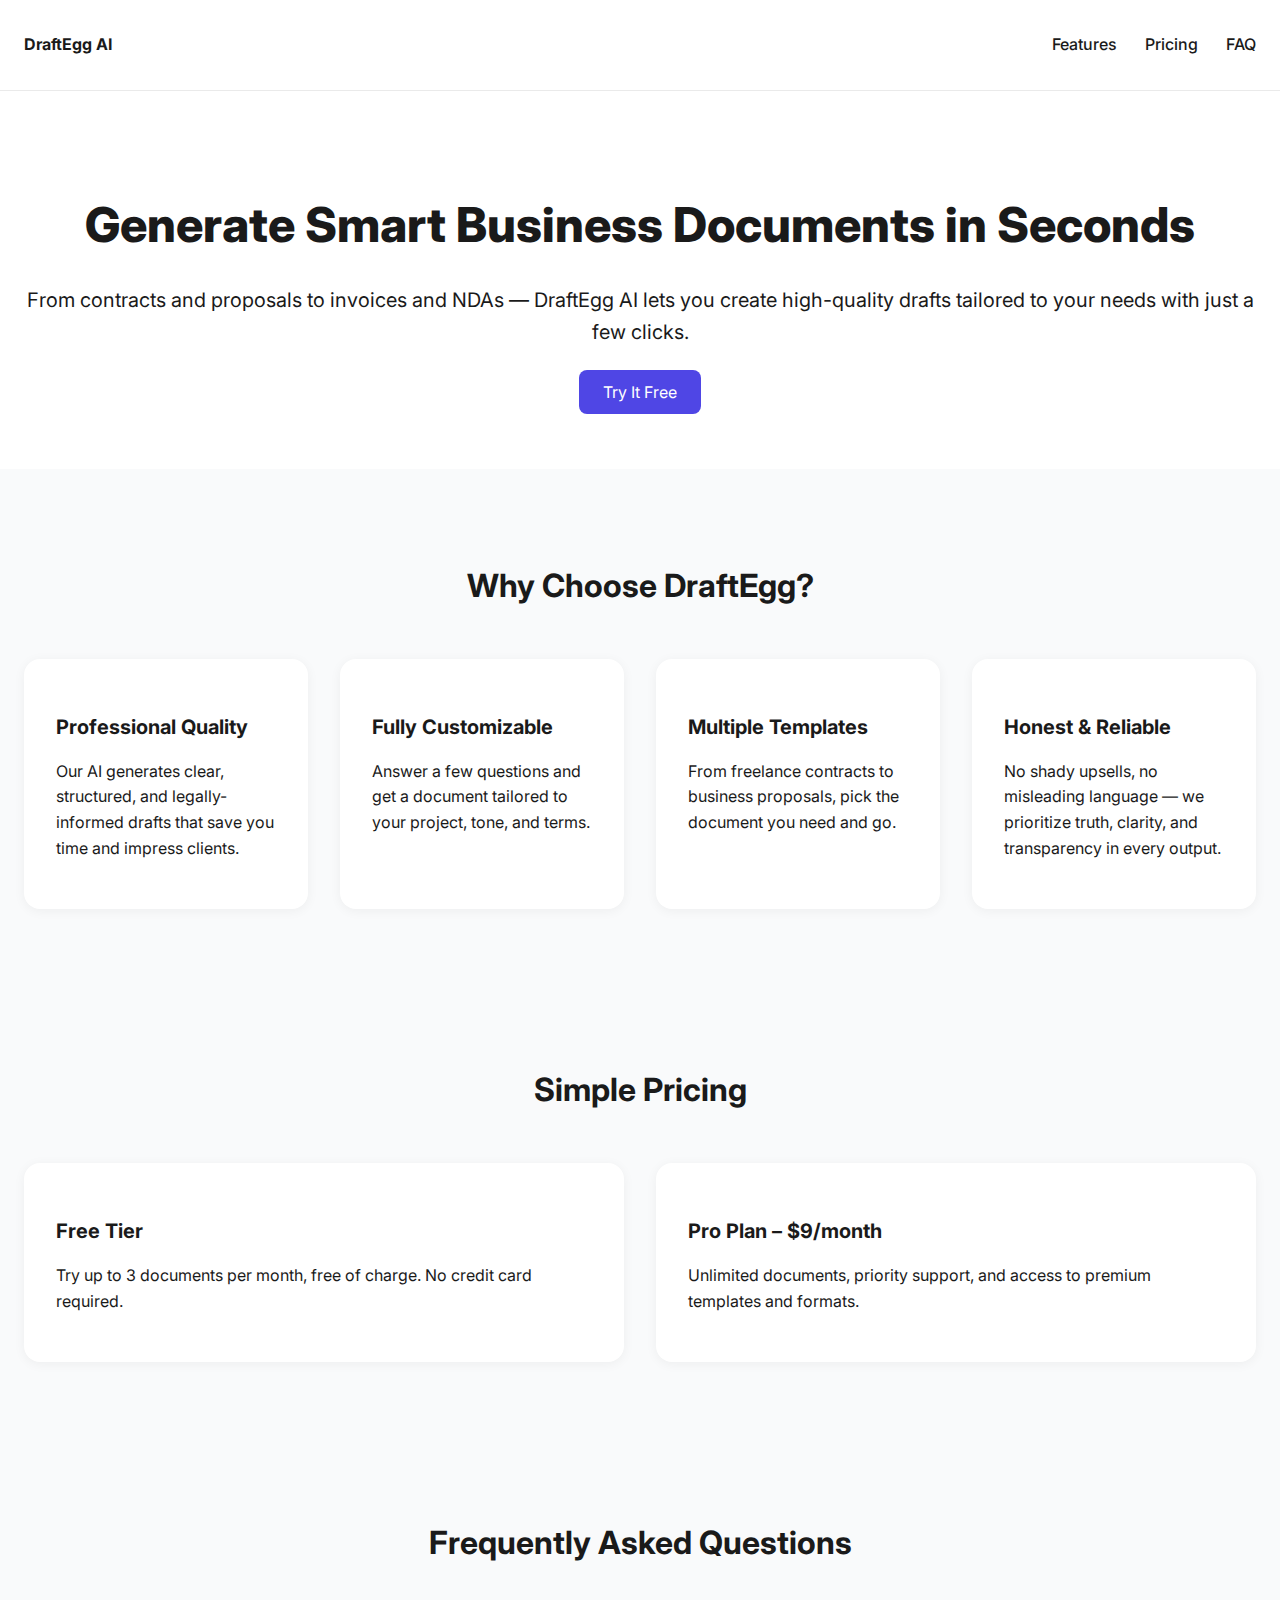
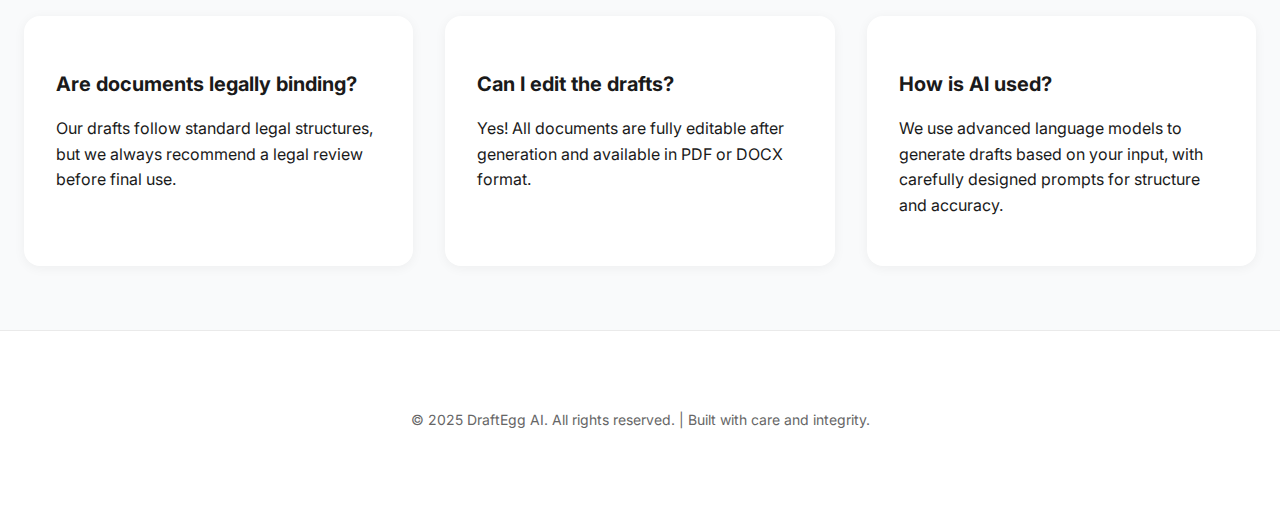
<file: drafteggai_landing_page (2).html>
<!DOCTYPE html>
<html lang="en">
<head>
  <meta charset="UTF-8" />
  <meta name="viewport" content="width=device-width, initial-scale=1.0" />
  <title>DraftEgg AI - Smart Document Generator</title>
  <link href="https://fonts.googleapis.com/css2?family=Inter:wght@400;600;800&display=swap" rel="stylesheet">
  <style>
    body {
      font-family: 'Inter', sans-serif;
      margin: 0;
      padding: 0;
      background-color: #ffffff;
      color: #1a1a1a;
      line-height: 1.6;
    }
    header {
      padding: 2rem 1.5rem;
      display: flex;
      justify-content: space-between;
      align-items: center;
      border-bottom: 1px solid #eaeaea;
    }
    nav a {
      margin-left: 1.5rem;
      text-decoration: none;
      color: #1a1a1a;
      font-weight: 500;
    }
    .hero {
      padding: 4rem 1.5rem;
      text-align: center;
    }
    .hero h1 {
      font-size: 3rem;
      font-weight: 800;
      margin-bottom: 1rem;
    }
    .hero p {
      font-size: 1.25rem;
      margin-bottom: 2rem;
    }
    .cta-button {
      background-color: #4f46e5;
      color: #fff;
      padding: 0.75rem 1.5rem;
      font-size: 1rem;
      border: none;
      border-radius: 0.5rem;
      cursor: pointer;
      text-decoration: none;
    }
    .features {
      background-color: #f9fafb;
      padding: 4rem 1.5rem;
    }
    .features h2 {
      text-align: center;
      font-size: 2rem;
      margin-bottom: 3rem;
    }
    .feature-grid {
      display: grid;
      grid-template-columns: repeat(auto-fit, minmax(250px, 1fr));
      gap: 2rem;
    }
    .feature {
      background: #ffffff;
      padding: 2rem;
      border-radius: 1rem;
      box-shadow: 0 2px 12px rgba(0,0,0,0.05);
    }
    .feature h3 {
      font-size: 1.25rem;
      margin-bottom: 0.5rem;
    }
    .footer {
      padding: 4rem 1.5rem;
      text-align: center;
      border-top: 1px solid #eaeaea;
      font-size: 0.875rem;
      color: #666;
    }
  </style>
</head>
<body>
  <header>
    <div class="logo"><strong>DraftEgg AI</strong></div>
    <nav>
      <a href="#features">Features</a>
      <a href="#pricing">Pricing</a>
      <a href="#faq">FAQ</a>
    </nav>
  </header>

  <section class="hero">
    <h1>Generate Smart Business Documents in Seconds</h1>
    <p>From contracts and proposals to invoices and NDAs — DraftEgg AI lets you create high-quality drafts tailored to your needs with just a few clicks.</p>
    <a class="cta-button" href="#get-started">Try It Free</a>
  </section>

  <section id="features" class="features">
    <h2>Why Choose DraftEgg?</h2>
    <div class="feature-grid">
      <div class="feature">
        <h3>Professional Quality</h3>
        <p>Our AI generates clear, structured, and legally-informed drafts that save you time and impress clients.</p>
      </div>
      <div class="feature">
        <h3>Fully Customizable</h3>
        <p>Answer a few questions and get a document tailored to your project, tone, and terms.</p>
      </div>
      <div class="feature">
        <h3>Multiple Templates</h3>
        <p>From freelance contracts to business proposals, pick the document you need and go.</p>
      </div>
      <div class="feature">
        <h3>Honest & Reliable</h3>
        <p>No shady upsells, no misleading language — we prioritize truth, clarity, and transparency in every output.</p>
      </div>
    </div>
  </section>

  <section id="pricing" class="features">
    <h2>Simple Pricing</h2>
    <div class="feature-grid">
      <div class="feature">
        <h3>Free Tier</h3>
        <p>Try up to 3 documents per month, free of charge. No credit card required.</p>
      </div>
      <div class="feature">
        <h3>Pro Plan – $9/month</h3>
        <p>Unlimited documents, priority support, and access to premium templates and formats.</p>
      </div>
    </div>
  </section>

  <section id="faq" class="features">
    <h2>Frequently Asked Questions</h2>
    <div class="feature-grid">
      <div class="feature">
        <h3>Are documents legally binding?</h3>
        <p>Our drafts follow standard legal structures, but we always recommend a legal review before final use.</p>
      </div>
      <div class="feature">
        <h3>Can I edit the drafts?</h3>
        <p>Yes! All documents are fully editable after generation and available in PDF or DOCX format.</p>
      </div>
      <div class="feature">
        <h3>How is AI used?</h3>
        <p>We use advanced language models to generate drafts based on your input, with carefully designed prompts for structure and accuracy.</p>
      </div>
    </div>
  </section>

  <section class="footer">
    <p>&copy; 2025 DraftEgg AI. All rights reserved. | Built with care and integrity.</p>
  </section>
</body>
</html>
</file>
